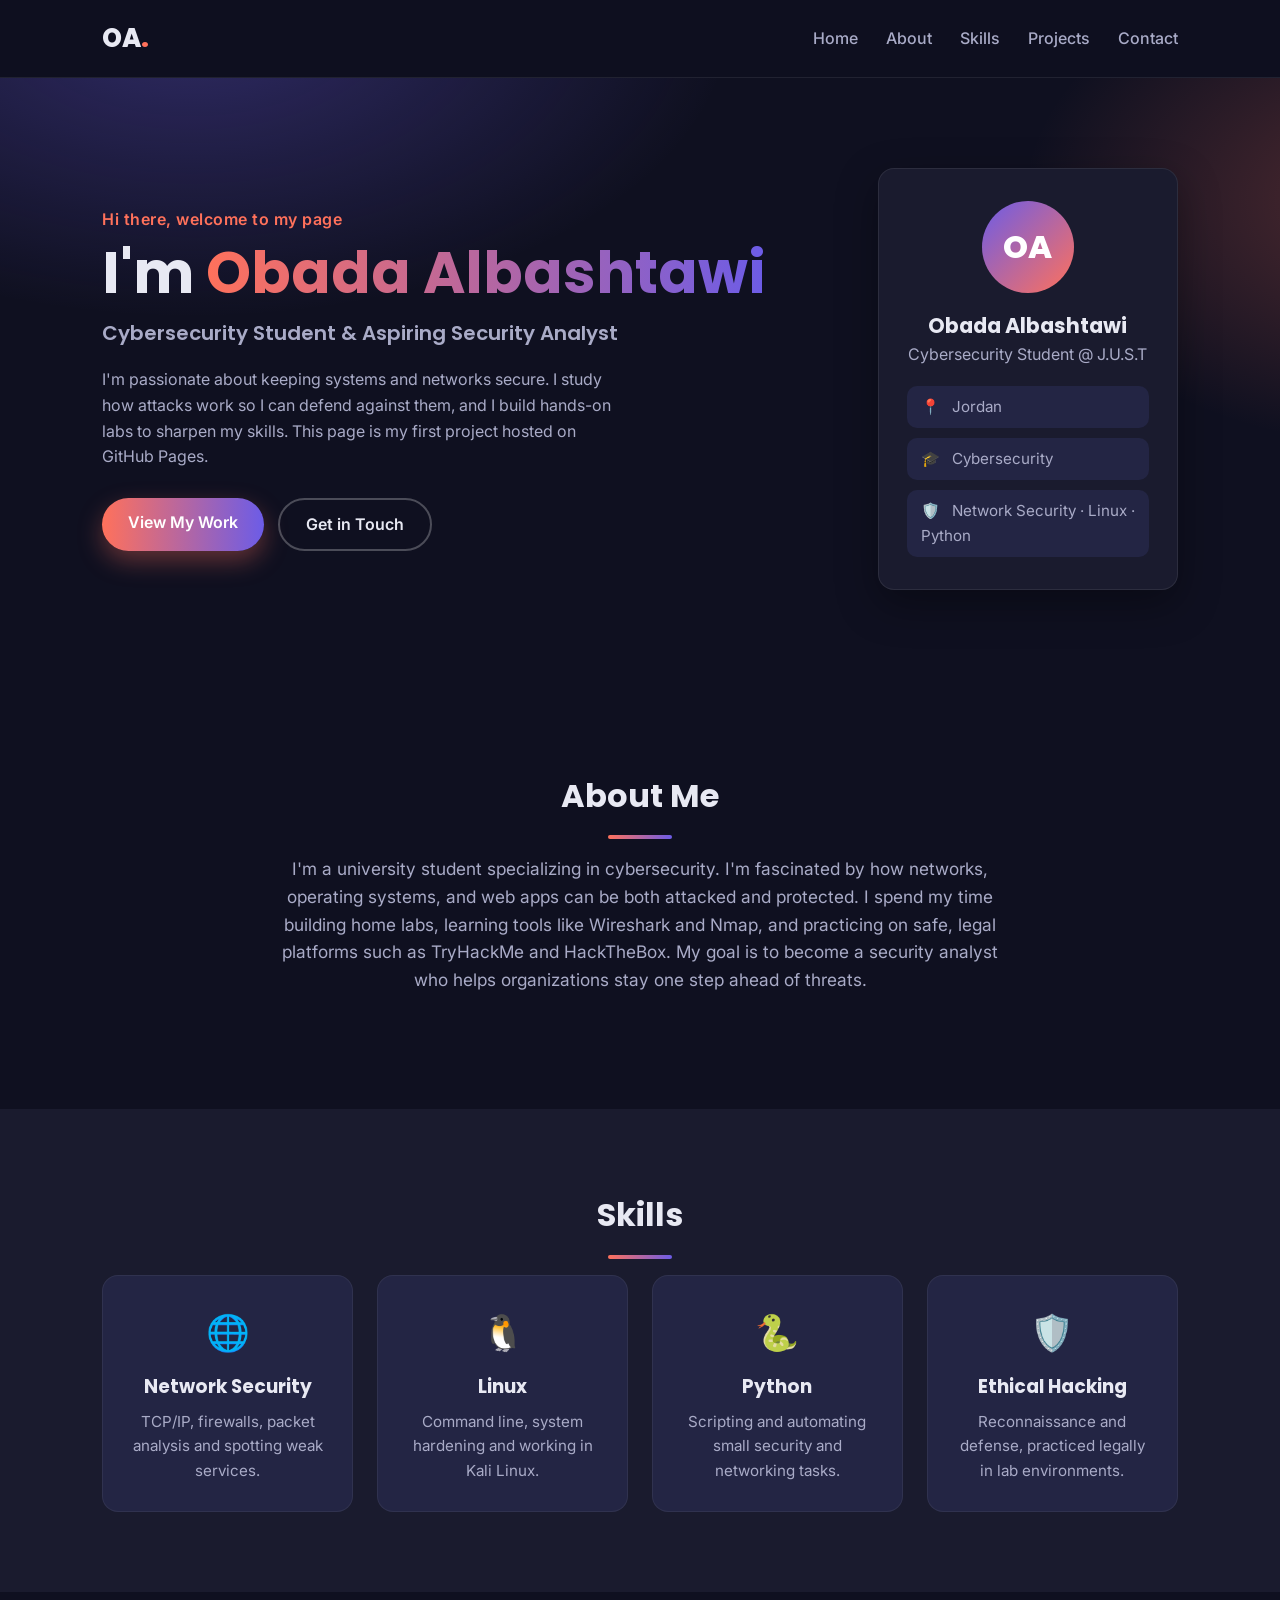
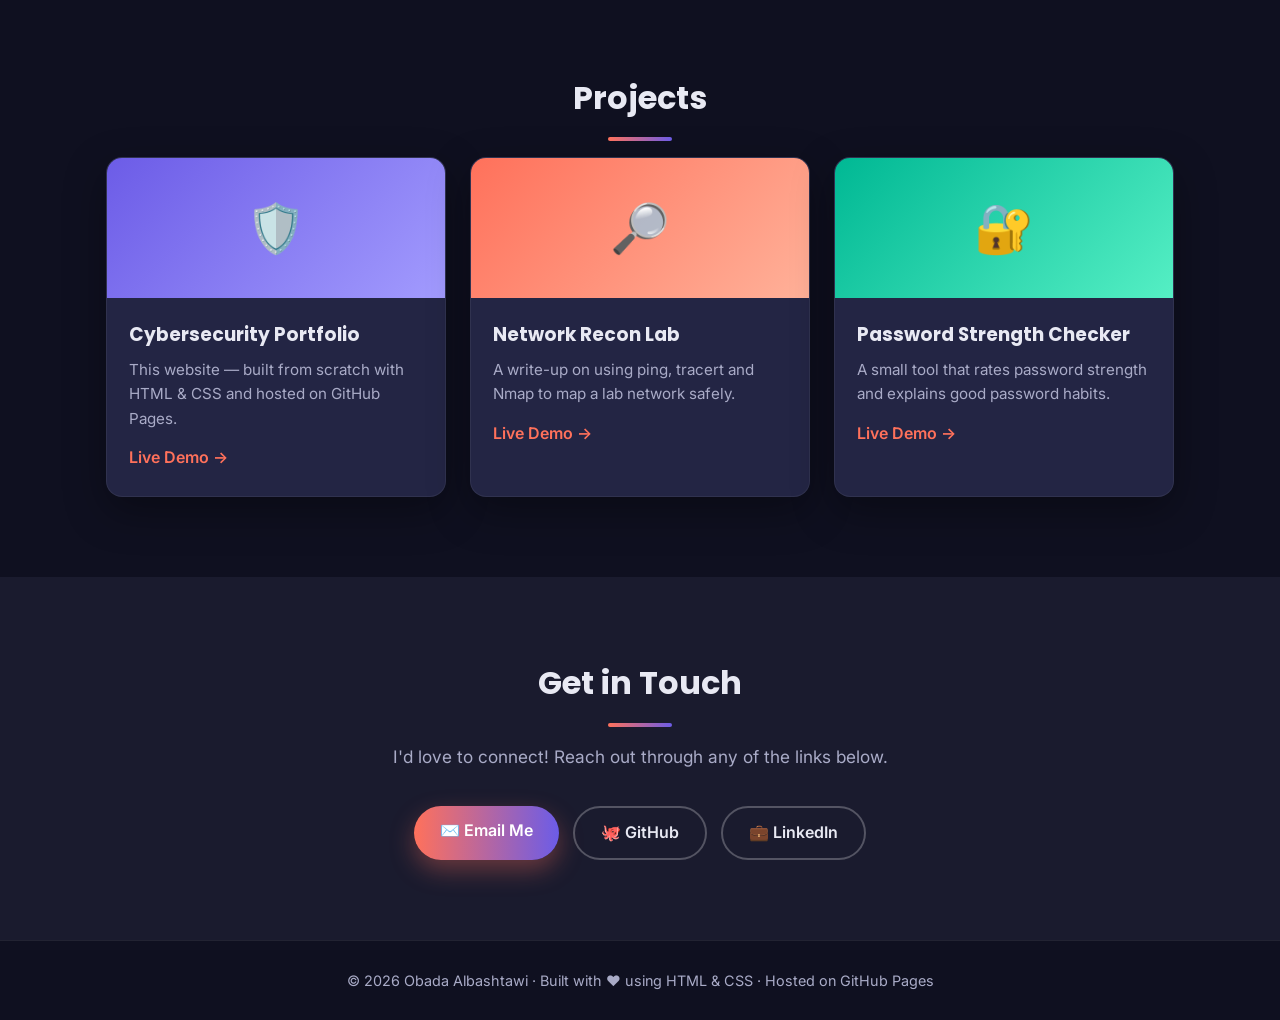
<file: index.html>
<!DOCTYPE html>
<html lang="en">
<head>
  <meta charset="UTF-8" />
  <meta name="viewport" content="width=device-width, initial-scale=1.0" />
  <title>Obada Albashtawi — Cybersecurity Portfolio</title>

  <!-- Google Fonts (a CSS idea beyond class: web fonts) -->
  <link rel="preconnect" href="https://fonts.googleapis.com" />
  <link rel="preconnect" href="https://fonts.gstatic.com" crossorigin />
  <link href="https://fonts.googleapis.com/css2?family=Inter:wght@400;500;600&family=Poppins:wght@600;700;800&display=swap" rel="stylesheet" />

  <!-- External stylesheet -->
  <link rel="stylesheet" href="style.css" />
</head>
<body>

  <!-- ===== Navigation ===== -->
  <header class="navbar">
    <a href="#home" class="logo">OA<span>.</span></a>
    <nav>
      <ul class="nav-links">
        <li><a href="#home">Home</a></li>
        <li><a href="#about">About</a></li>
        <li><a href="#skills">Skills</a></li>
        <li><a href="#projects">Projects</a></li>
        <li><a href="#contact">Contact</a></li>
      </ul>
    </nav>
  </header>

  <!-- ===== Hero ===== -->
  <section id="home" class="hero">
    <div class="hero-content">
      <p class="eyebrow">Hi there, welcome to my page</p>
      <h1>I'm <span class="highlight">Obada Albashtawi</span></h1>
      <h2 class="tagline">Cybersecurity Student &amp; Aspiring Security Analyst</h2>
      <p class="hero-text">
        I'm passionate about keeping systems and networks secure. I study how
        attacks work so I can defend against them, and I build hands-on labs to
        sharpen my skills. This page is my first project hosted on GitHub Pages.
      </p>
      <div class="hero-buttons">
        <a href="#projects" class="btn btn-primary">View My Work</a>
        <a href="#contact" class="btn btn-ghost">Get in Touch</a>
      </div>
    </div>
    <div class="hero-card">
      <div class="avatar">OA</div>
      <h3>Obada Albashtawi</h3>
      <p class="muted">Cybersecurity Student @ J.U.S.T</p>
      <ul class="hero-facts">
        <li><span>📍</span> Jordan</li>
        <li><span>🎓</span> Cybersecurity</li>
        <li><span>🛡️</span> Network Security · Linux · Python</li>
      </ul>
    </div>
  </section>

  <!-- ===== About ===== -->
  <section id="about" class="section">
    <h2 class="section-title">About Me</h2>
    <p class="section-lead">
      I'm a university student specializing in cybersecurity. I'm fascinated by
      how networks, operating systems, and web apps can be both attacked and
      protected. I spend my time building home labs, learning tools like
      Wireshark and Nmap, and practicing on safe, legal platforms such as
      TryHackMe and HackTheBox. My goal is to become a security analyst who
      helps organizations stay one step ahead of threats.
    </p>
  </section>

  <!-- ===== Skills ===== -->
  <section id="skills" class="section section-alt">
    <h2 class="section-title">Skills</h2>
    <div class="cards">
      <article class="card">
        <div class="card-icon">🌐</div>
        <h3>Network Security</h3>
        <p>TCP/IP, firewalls, packet analysis and spotting weak services.</p>
      </article>
      <article class="card">
        <div class="card-icon">🐧</div>
        <h3>Linux</h3>
        <p>Command line, system hardening and working in Kali Linux.</p>
      </article>
      <article class="card">
        <div class="card-icon">🐍</div>
        <h3>Python</h3>
        <p>Scripting and automating small security and networking tasks.</p>
      </article>
      <article class="card">
        <div class="card-icon">🛡️</div>
        <h3>Ethical Hacking</h3>
        <p>Reconnaissance and defense, practiced legally in lab environments.</p>
      </article>
    </div>
  </section>

  <!-- ===== Projects ===== -->
  <section id="projects" class="section">
    <h2 class="section-title">Projects</h2>
    <div class="cards">
      <article class="project">
        <div class="project-thumb thumb-1">🛡️</div>
        <div class="project-body">
          <h3>Cybersecurity Portfolio</h3>
          <p>This website — built from scratch with HTML &amp; CSS and hosted on GitHub Pages.</p>
          <a href="#" class="project-link">Live Demo →</a>
        </div>
      </article>
      <article class="project">
        <div class="project-thumb thumb-2">🔎</div>
        <div class="project-body">
          <h3>Network Recon Lab</h3>
          <p>A write-up on using ping, tracert and Nmap to map a lab network safely.</p>
          <a href="#" class="project-link">Live Demo →</a>
        </div>
      </article>
      <article class="project">
        <div class="project-thumb thumb-3">🔐</div>
        <div class="project-body">
          <h3>Password Strength Checker</h3>
          <p>A small tool that rates password strength and explains good password habits.</p>
          <a href="#" class="project-link">Live Demo →</a>
        </div>
      </article>
    </div>
  </section>

  <!-- ===== Contact ===== -->
  <section id="contact" class="section section-alt">
    <h2 class="section-title">Get in Touch</h2>
    <p class="section-lead">
      I'd love to connect! Reach out through any of the links below.
    </p>
    <div class="contact-links">
      <a href="mailto:obada@example.com" class="btn btn-primary">✉️ Email Me</a>
      <a href="https://github.com/obada156" class="btn btn-ghost">🐙 GitHub</a>
      <a href="#" class="btn btn-ghost">💼 LinkedIn</a>
    </div>
  </section>

  <!-- ===== Footer ===== -->
  <footer class="footer">
    <p>© 2026 Obada Albashtawi · Built with ❤️ using HTML &amp; CSS · Hosted on GitHub Pages</p>
  </footer>

</body>
</html>
</file>
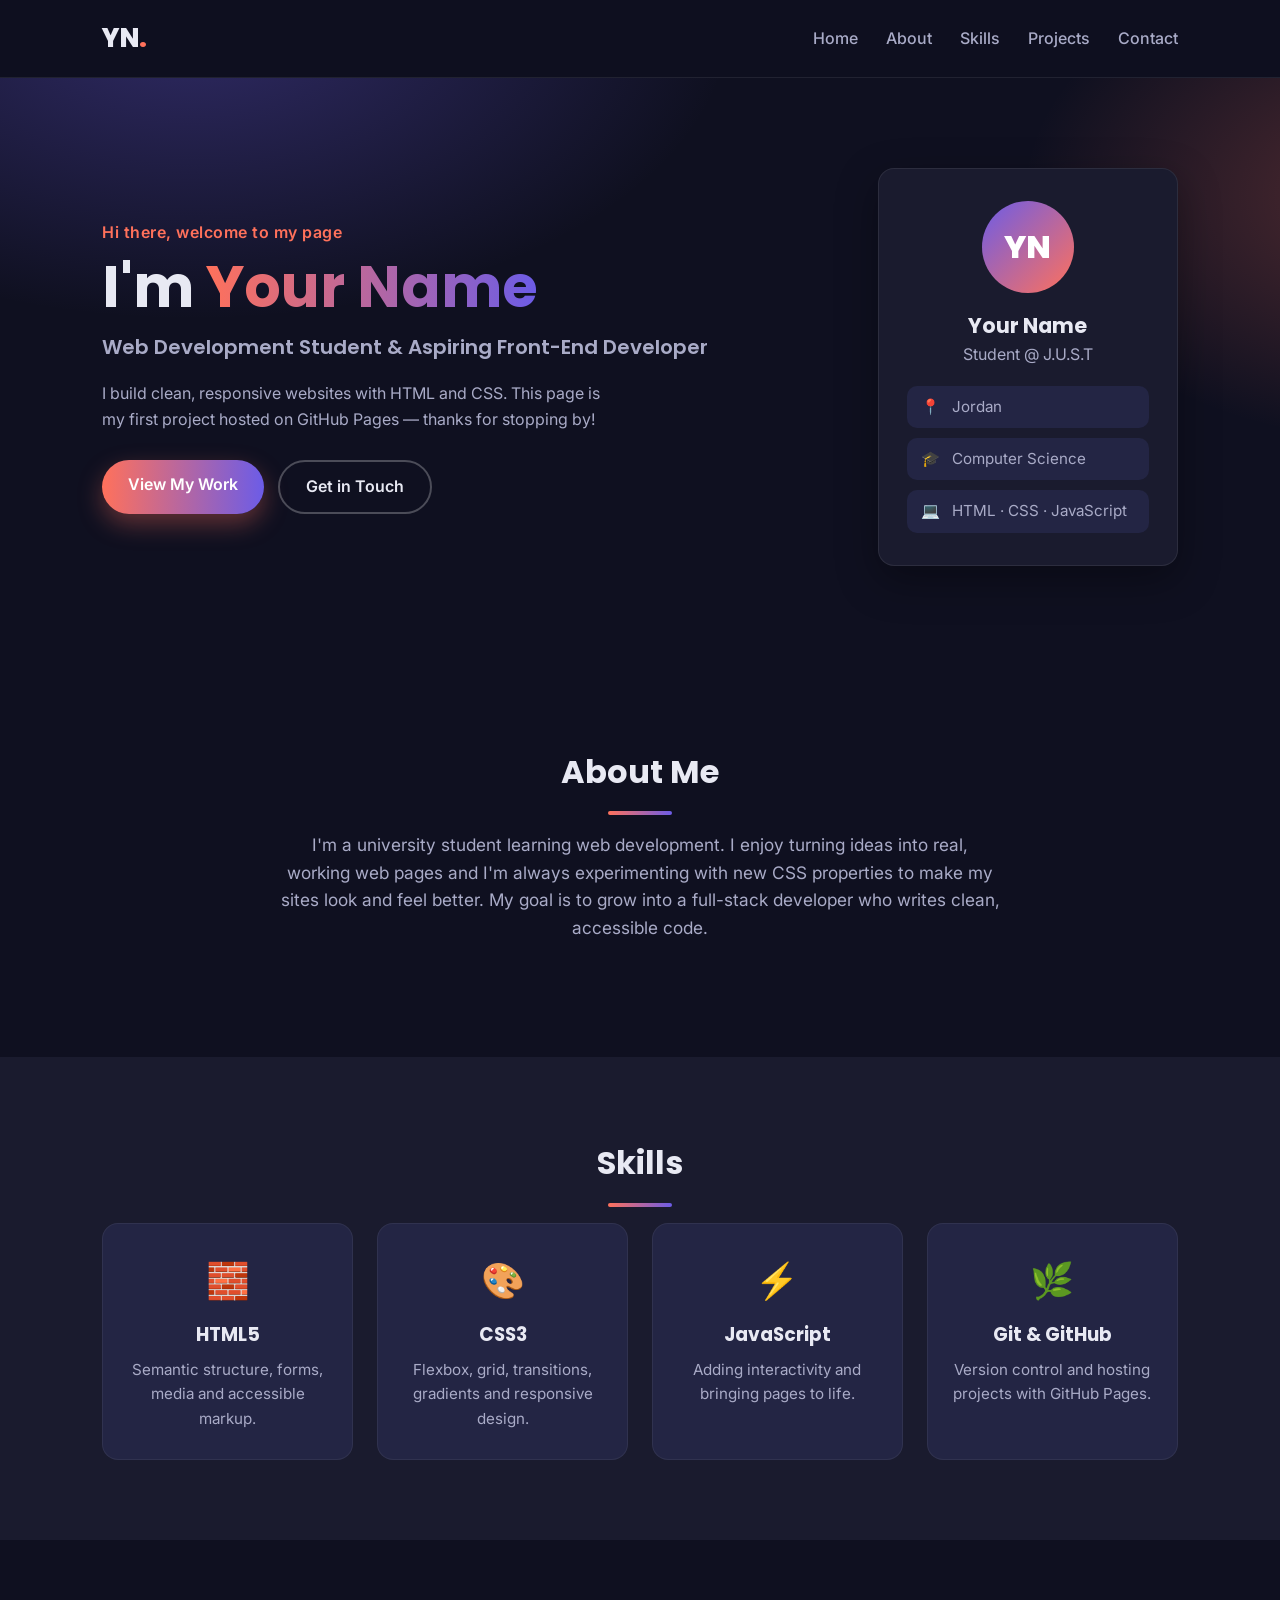
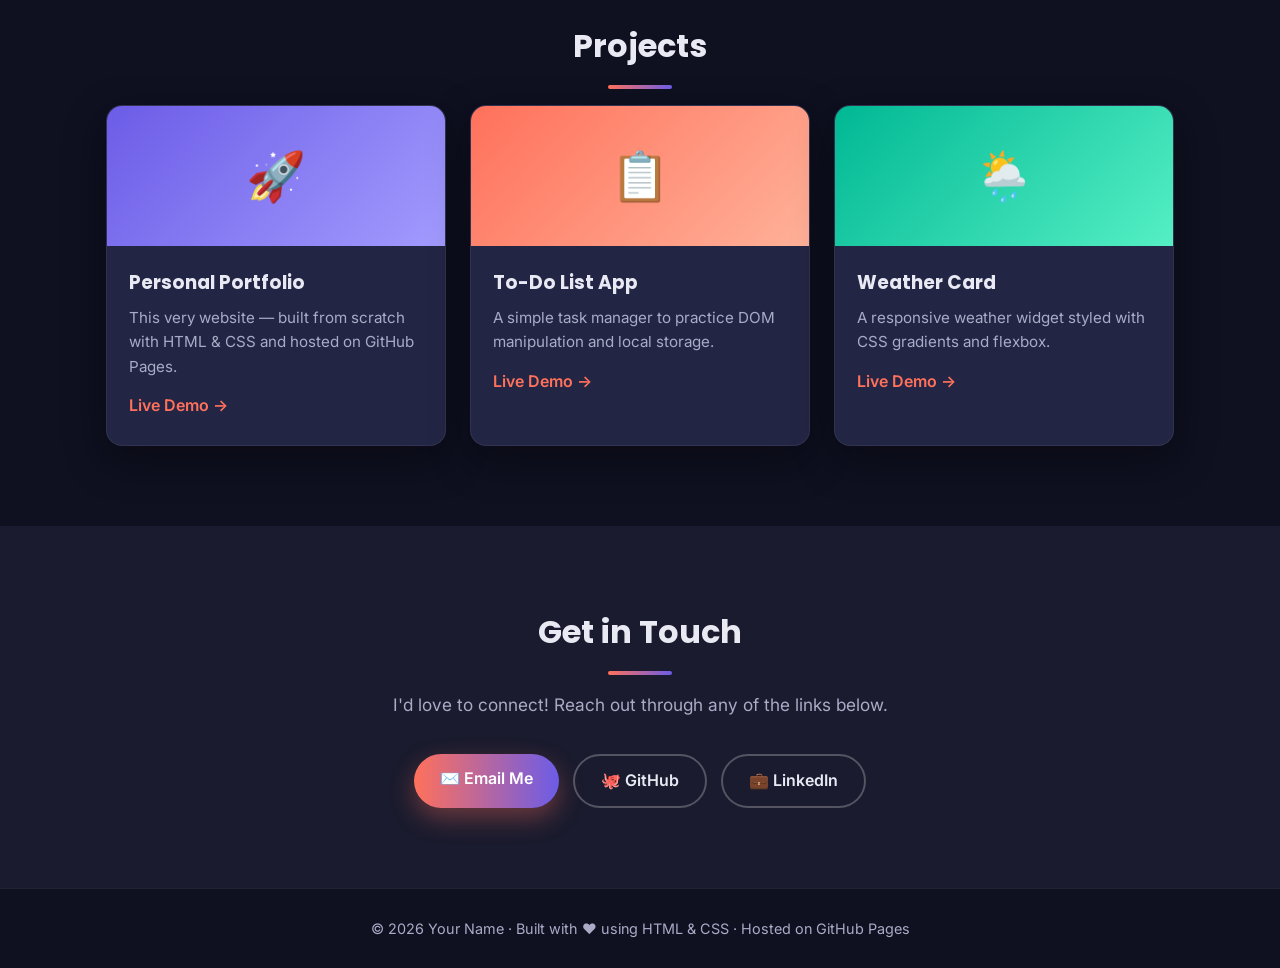
<file: index (1).html>
<!DOCTYPE html>
<html lang="en">
<head>
  <meta charset="UTF-8" />
  <meta name="viewport" content="width=device-width, initial-scale=1.0" />
  <title>Your Name — Portfolio</title>

  <!-- Google Fonts (a CSS idea beyond class: web fonts) -->
  <link rel="preconnect" href="https://fonts.googleapis.com" />
  <link rel="preconnect" href="https://fonts.gstatic.com" crossorigin />
  <link href="https://fonts.googleapis.com/css2?family=Inter:wght@400;500;600&family=Poppins:wght@600;700;800&display=swap" rel="stylesheet" />

  <!-- External stylesheet -->
  <link rel="stylesheet" href="style.css" />
</head>
<body>

  <!-- ===== Navigation ===== -->
  <header class="navbar">
    <a href="#home" class="logo">YN<span>.</span></a>
    <nav>
      <ul class="nav-links">
        <li><a href="#home">Home</a></li>
        <li><a href="#about">About</a></li>
        <li><a href="#skills">Skills</a></li>
        <li><a href="#projects">Projects</a></li>
        <li><a href="#contact">Contact</a></li>
      </ul>
    </nav>
  </header>

  <!-- ===== Hero ===== -->
  <section id="home" class="hero">
    <div class="hero-content">
      <p class="eyebrow">Hi there, welcome to my page</p>
      <h1>I'm <span class="highlight">Your Name</span></h1>
      <h2 class="tagline">Web Development Student &amp; Aspiring Front-End Developer</h2>
      <p class="hero-text">
        I build clean, responsive websites with HTML and CSS. This page is my
        first project hosted on GitHub Pages — thanks for stopping by!
      </p>
      <div class="hero-buttons">
        <a href="#projects" class="btn btn-primary">View My Work</a>
        <a href="#contact" class="btn btn-ghost">Get in Touch</a>
      </div>
    </div>
    <div class="hero-card">
      <div class="avatar">YN</div>
      <h3>Your Name</h3>
      <p class="muted">Student @ J.U.S.T</p>
      <ul class="hero-facts">
        <li><span>📍</span> Jordan</li>
        <li><span>🎓</span> Computer Science</li>
        <li><span>💻</span> HTML · CSS · JavaScript</li>
      </ul>
    </div>
  </section>

  <!-- ===== About ===== -->
  <section id="about" class="section">
    <h2 class="section-title">About Me</h2>
    <p class="section-lead">
      I'm a university student learning web development. I enjoy turning ideas
      into real, working web pages and I'm always experimenting with new CSS
      properties to make my sites look and feel better. My goal is to grow into
      a full-stack developer who writes clean, accessible code.
    </p>
  </section>

  <!-- ===== Skills ===== -->
  <section id="skills" class="section section-alt">
    <h2 class="section-title">Skills</h2>
    <div class="cards">
      <article class="card">
        <div class="card-icon">🧱</div>
        <h3>HTML5</h3>
        <p>Semantic structure, forms, media and accessible markup.</p>
      </article>
      <article class="card">
        <div class="card-icon">🎨</div>
        <h3>CSS3</h3>
        <p>Flexbox, grid, transitions, gradients and responsive design.</p>
      </article>
      <article class="card">
        <div class="card-icon">⚡</div>
        <h3>JavaScript</h3>
        <p>Adding interactivity and bringing pages to life.</p>
      </article>
      <article class="card">
        <div class="card-icon">🌿</div>
        <h3>Git &amp; GitHub</h3>
        <p>Version control and hosting projects with GitHub Pages.</p>
      </article>
    </div>
  </section>

  <!-- ===== Projects ===== -->
  <section id="projects" class="section">
    <h2 class="section-title">Projects</h2>
    <div class="cards">
      <article class="project">
        <div class="project-thumb thumb-1">🚀</div>
        <div class="project-body">
          <h3>Personal Portfolio</h3>
          <p>This very website — built from scratch with HTML &amp; CSS and hosted on GitHub Pages.</p>
          <a href="#" class="project-link">Live Demo →</a>
        </div>
      </article>
      <article class="project">
        <div class="project-thumb thumb-2">📋</div>
        <div class="project-body">
          <h3>To-Do List App</h3>
          <p>A simple task manager to practice DOM manipulation and local storage.</p>
          <a href="#" class="project-link">Live Demo →</a>
        </div>
      </article>
      <article class="project">
        <div class="project-thumb thumb-3">🌦️</div>
        <div class="project-body">
          <h3>Weather Card</h3>
          <p>A responsive weather widget styled with CSS gradients and flexbox.</p>
          <a href="#" class="project-link">Live Demo →</a>
        </div>
      </article>
    </div>
  </section>

  <!-- ===== Contact ===== -->
  <section id="contact" class="section section-alt">
    <h2 class="section-title">Get in Touch</h2>
    <p class="section-lead">
      I'd love to connect! Reach out through any of the links below.
    </p>
    <div class="contact-links">
      <a href="mailto:you@example.com" class="btn btn-primary">✉️ Email Me</a>
      <a href="https://github.com/your-username" class="btn btn-ghost">🐙 GitHub</a>
      <a href="#" class="btn btn-ghost">💼 LinkedIn</a>
    </div>
  </section>

  <!-- ===== Footer ===== -->
  <footer class="footer">
    <p>© 2026 Your Name · Built with ❤️ using HTML &amp; CSS · Hosted on GitHub Pages</p>
  </footer>

</body>
</html>
</file>
<file: style.css>
/* =========================================================
   Portfolio stylesheet
   Demonstrates: color, background-color, font, width/height,
   text-decoration, borders — plus flexbox, grid, gradients,
   transitions, box-shadow, CSS variables and responsive design.
   ========================================================= */

/* ---- CSS variables (a handy idea beyond basic class work) ---- */
:root {
  --bg:        #0f1020;
  --surface:   #1a1b2e;
  --surface-2: #232544;
  --text:      #e8e9f3;
  --muted:     #a9abc7;
  --accent:    #ff715b;   /* warm coral */
  --accent-2:  #6c5ce7;   /* violet */
  --radius:    16px;
  --shadow:    0 14px 40px rgba(0,0,0,0.35);
}

/* ---- Reset ---- */
* { margin: 0; padding: 0; box-sizing: border-box; }

html { scroll-behavior: smooth; }

body {
  font-family: "Inter", Arial, sans-serif;
  background-color: var(--bg);
  color: var(--text);
  line-height: 1.6;
}

h1, h2, h3, .logo { font-family: "Poppins", Arial, sans-serif; }

/* ===================== Navbar ===================== */
.navbar {
  position: sticky;
  top: 0;
  z-index: 50;
  display: flex;
  align-items: center;
  justify-content: space-between;
  padding: 18px 8%;
  background-color: rgba(15, 16, 32, 0.85);
  backdrop-filter: blur(10px);
  border-bottom: 1px solid rgba(255, 255, 255, 0.08);
}

.logo {
  font-size: 1.6rem;
  font-weight: 800;
  color: var(--text);
  text-decoration: none;
}
.logo span { color: var(--accent); }

.nav-links {
  display: flex;
  gap: 28px;
  list-style: none;
}
.nav-links a {
  color: var(--muted);
  text-decoration: none;
  font-weight: 500;
  transition: color 0.25s ease;
}
.nav-links a:hover { color: var(--accent); }

/* ===================== Hero ===================== */
.hero {
  display: flex;
  flex-wrap: wrap;
  align-items: center;
  justify-content: space-between;
  gap: 48px;
  padding: 90px 8% 100px;
  background:
    radial-gradient(900px 500px at 15% -10%, rgba(108, 92, 231, 0.35), transparent 60%),
    radial-gradient(700px 450px at 110% 20%, rgba(255, 113, 91, 0.28), transparent 55%);
}

.hero-content { flex: 1 1 420px; }

.eyebrow {
  color: var(--accent);
  font-weight: 600;
  letter-spacing: 0.5px;
  margin-bottom: 10px;
}

.hero h1 {
  font-size: clamp(2.4rem, 5vw, 3.6rem);
  line-height: 1.1;
  margin-bottom: 12px;
}
.highlight {
  background: linear-gradient(90deg, var(--accent), var(--accent-2));
  -webkit-background-clip: text;
  background-clip: text;
  color: transparent;
}

.tagline {
  font-size: 1.25rem;
  color: var(--muted);
  font-weight: 600;
  margin-bottom: 18px;
}
.hero-text {
  max-width: 520px;
  color: var(--muted);
  margin-bottom: 28px;
}

.hero-buttons { display: flex; gap: 14px; flex-wrap: wrap; }

/* ---- Buttons ---- */
.btn {
  display: inline-block;
  padding: 12px 26px;
  border-radius: 999px;
  font-weight: 600;
  text-decoration: none;
  transition: transform 0.2s ease, box-shadow 0.2s ease, background 0.2s ease;
}
.btn-primary {
  background: linear-gradient(90deg, var(--accent), var(--accent-2));
  color: #fff;
  box-shadow: 0 10px 24px rgba(255, 113, 91, 0.35);
}
.btn-primary:hover { transform: translateY(-3px); box-shadow: 0 16px 30px rgba(255,113,91,0.45); }

.btn-ghost {
  background-color: transparent;
  color: var(--text);
  border: 2px solid rgba(255, 255, 255, 0.25);
}
.btn-ghost:hover { border-color: var(--accent); color: var(--accent); transform: translateY(-3px); }

/* ---- Hero card ---- */
.hero-card {
  flex: 0 1 300px;
  background-color: var(--surface);
  border: 1px solid rgba(255,255,255,0.08);
  border-radius: var(--radius);
  padding: 32px 28px;
  text-align: center;
  box-shadow: var(--shadow);
}
.avatar {
  width: 92px;
  height: 92px;
  margin: 0 auto 16px;
  border-radius: 50%;
  display: grid;
  place-items: center;
  font-family: "Poppins";
  font-size: 2rem;
  font-weight: 800;
  color: #fff;
  background: linear-gradient(135deg, var(--accent-2), var(--accent));
}
.hero-card h3 { font-size: 1.3rem; }
.muted { color: var(--muted); }

.hero-facts {
  list-style: none;
  margin-top: 18px;
  text-align: left;
  display: grid;
  gap: 10px;
}
.hero-facts li {
  background-color: var(--surface-2);
  padding: 9px 14px;
  border-radius: 10px;
  color: var(--muted);
  font-size: 0.95rem;
}
.hero-facts span { margin-right: 8px; }

/* ===================== Sections ===================== */
.section { padding: 80px 8%; }
.section-alt { background-color: var(--surface); }

.section-title {
  font-size: 2rem;
  text-align: center;
  margin-bottom: 16px;
  position: relative;
}
.section-title::after {
  content: "";
  display: block;
  width: 64px;
  height: 4px;
  margin: 14px auto 0;
  border-radius: 4px;
  background: linear-gradient(90deg, var(--accent), var(--accent-2));
}

.section-lead {
  max-width: 720px;
  margin: 0 auto 36px;
  text-align: center;
  color: var(--muted);
  font-size: 1.08rem;
}

/* ---- Card grid (flexbox) ---- */
.cards {
  display: flex;
  flex-wrap: wrap;
  gap: 24px;
  justify-content: center;
}

.card {
  flex: 1 1 220px;
  max-width: 260px;
  background-color: var(--surface-2);
  border: 1px solid rgba(255,255,255,0.06);
  border-radius: var(--radius);
  padding: 28px 24px;
  text-align: center;
  transition: transform 0.25s ease, border-color 0.25s ease;
}
.card:hover { transform: translateY(-6px); border-color: var(--accent); }
.card-icon { font-size: 2.2rem; margin-bottom: 12px; }
.card h3 { margin-bottom: 8px; }
.card p { color: var(--muted); font-size: 0.95rem; }

/* ---- Project cards ---- */
.project {
  flex: 1 1 280px;
  max-width: 340px;
  background-color: var(--surface-2);
  border-radius: var(--radius);
  overflow: hidden;
  border: 1px solid rgba(255,255,255,0.06);
  box-shadow: var(--shadow);
  transition: transform 0.25s ease;
}
.project:hover { transform: translateY(-6px); }

.project-thumb {
  height: 140px;
  display: grid;
  place-items: center;
  font-size: 3rem;
}
.thumb-1 { background: linear-gradient(135deg, #6c5ce7, #a29bfe); }
.thumb-2 { background: linear-gradient(135deg, #ff715b, #ffb199); }
.thumb-3 { background: linear-gradient(135deg, #00b894, #55efc4); }

.project-body { padding: 22px 22px 26px; }
.project-body h3 { margin-bottom: 8px; }
.project-body p { color: var(--muted); font-size: 0.95rem; margin-bottom: 14px; }

.project-link {
  color: var(--accent);
  text-decoration: none;
  font-weight: 600;
}
.project-link:hover { text-decoration: underline; }

/* ---- Contact ---- */
.contact-links {
  display: flex;
  gap: 14px;
  justify-content: center;
  flex-wrap: wrap;
}

/* ===================== Footer ===================== */
.footer {
  text-align: center;
  padding: 28px 8%;
  background-color: var(--bg);
  color: var(--muted);
  border-top: 1px solid rgba(255,255,255,0.08);
  font-size: 0.9rem;
}

/* ===================== Responsive ===================== */
@media (max-width: 720px) {
  .nav-links { gap: 16px; font-size: 0.9rem; }
  .hero { padding-top: 56px; text-align: center; }
  .hero-content { flex-basis: 100%; }
  .hero-buttons, .hero-facts { justify-content: center; }
  .hero-card { margin: 0 auto; }
}

@media (max-width: 480px) {
  .nav-links { display: none; }  /* keep the top bar clean on tiny screens */
  .section { padding: 56px 6%; }
}
</file>
